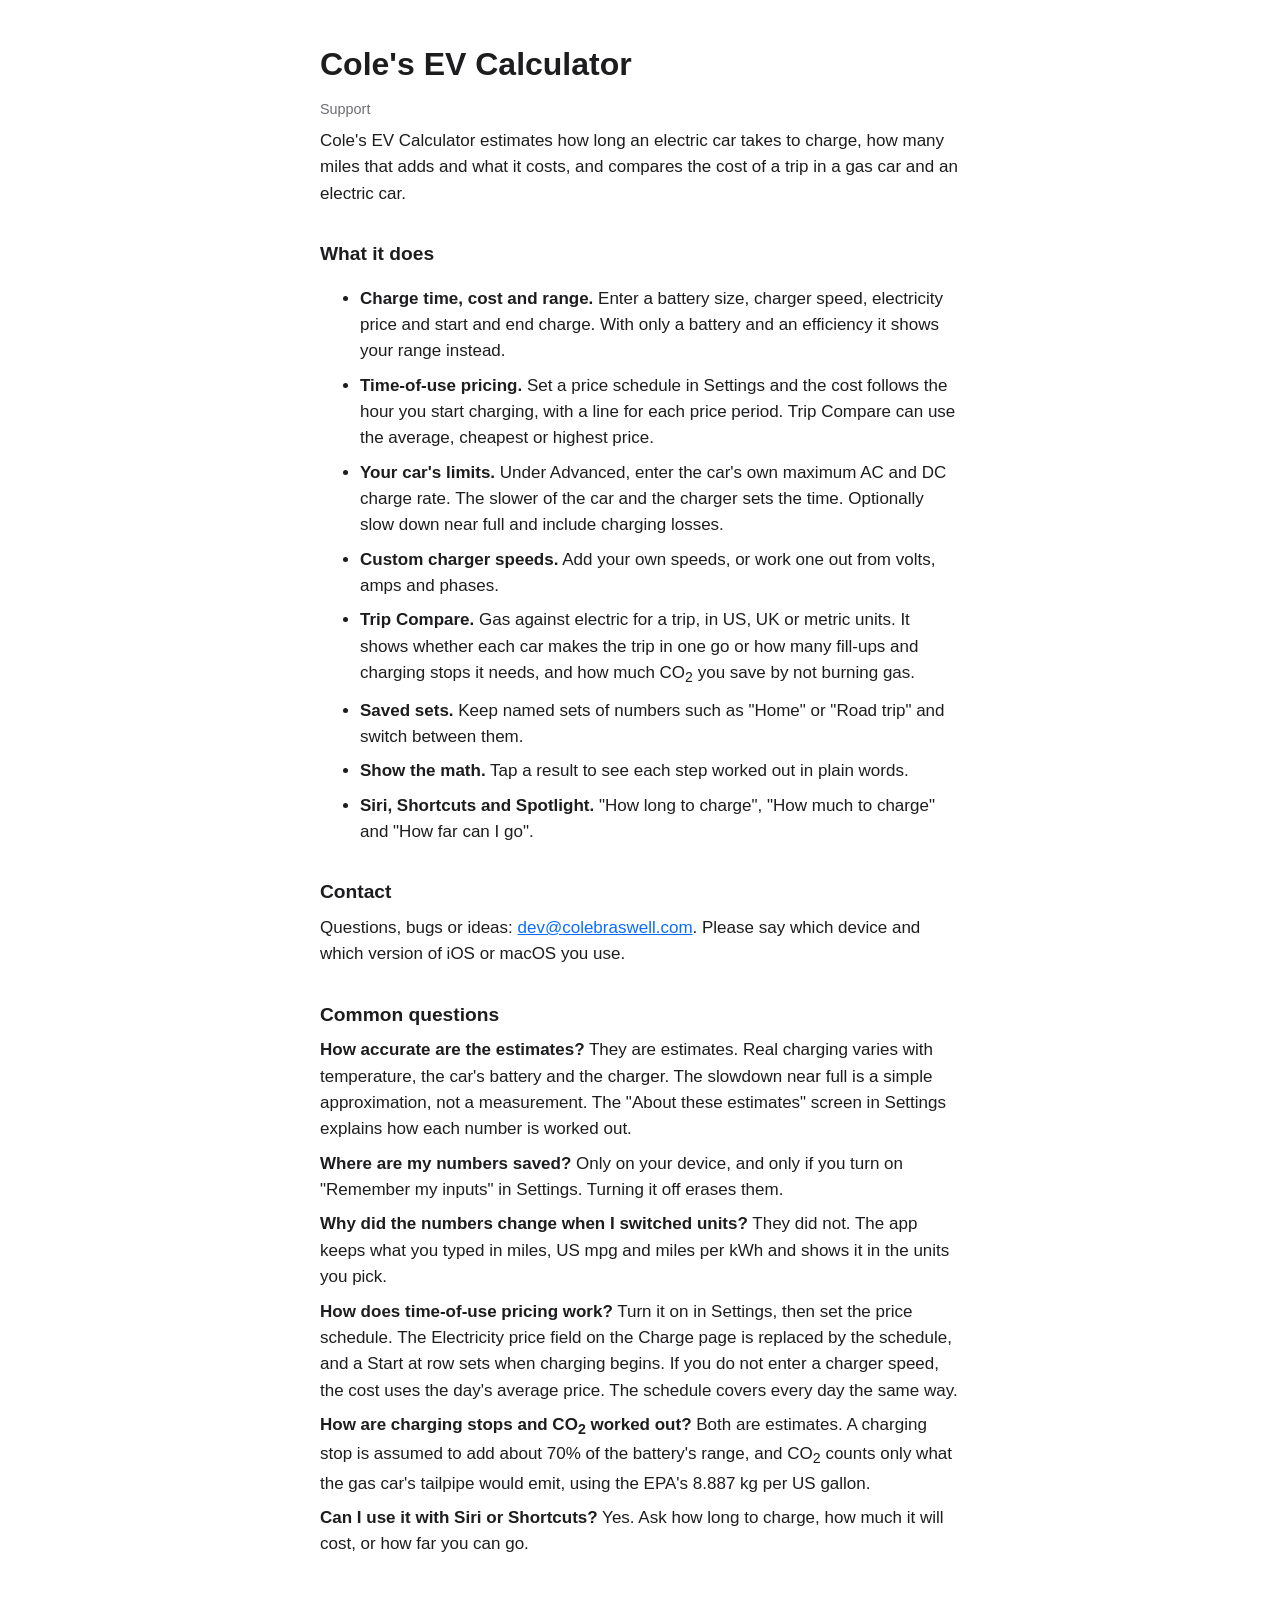
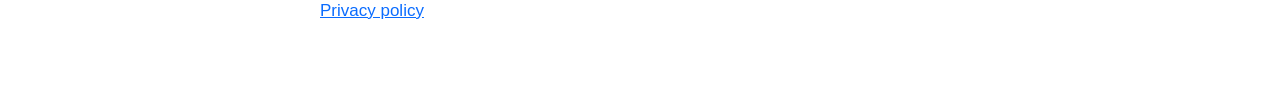
<file: index.html>
<!doctype html>
<html lang="en">
<head>
<meta charset="utf-8">
<meta name="viewport" content="width=device-width, initial-scale=1">
<title>Cole's EV Calculator Support</title>
<link rel="stylesheet" href="style.css">
</head>
<body>
<main>
<h1>Cole's EV Calculator</h1>
<p class="muted">Support</p>

<p>Cole's EV Calculator estimates how long an electric car takes to charge, how many miles that adds and what it costs, and compares the cost of a trip in a gas car and an electric car.</p>

<h2>What it does</h2>
<ul>
<li><strong>Charge time, cost and range.</strong> Enter a battery size, charger speed, electricity price and start and end charge. With only a battery and an efficiency it shows your range instead.</li>
<li><strong>Time-of-use pricing.</strong> Set a price schedule in Settings and the cost follows the hour you start charging, with a line for each price period. Trip Compare can use the average, cheapest or highest price.</li>
<li><strong>Your car's limits.</strong> Under Advanced, enter the car's own maximum AC and DC charge rate. The slower of the car and the charger sets the time. Optionally slow down near full and include charging losses.</li>
<li><strong>Custom charger speeds.</strong> Add your own speeds, or work one out from volts, amps and phases.</li>
<li><strong>Trip Compare.</strong> Gas against electric for a trip, in US, UK or metric units. It shows whether each car makes the trip in one go or how many fill-ups and charging stops it needs, and how much CO<sub>2</sub> you save by not burning gas.</li>
<li><strong>Saved sets.</strong> Keep named sets of numbers such as "Home" or "Road trip" and switch between them.</li>
<li><strong>Show the math.</strong> Tap a result to see each step worked out in plain words.</li>
<li><strong>Siri, Shortcuts and Spotlight.</strong> "How long to charge", "How much to charge" and "How far can I go".</li>
</ul>

<h2>Contact</h2>
<p>Questions, bugs or ideas: <a href="mailto:dev@colebraswell.com">dev@colebraswell.com</a>. Please say which device and which version of iOS or macOS you use.</p>

<h2>Common questions</h2>
<p><strong>How accurate are the estimates?</strong> They are estimates. Real charging varies with temperature, the car's battery and the charger. The slowdown near full is a simple approximation, not a measurement. The "About these estimates" screen in Settings explains how each number is worked out.</p>
<p><strong>Where are my numbers saved?</strong> Only on your device, and only if you turn on "Remember my inputs" in Settings. Turning it off erases them.</p>
<p><strong>Why did the numbers change when I switched units?</strong> They did not. The app keeps what you typed in miles, US mpg and miles per kWh and shows it in the units you pick.</p>
<p><strong>How does time-of-use pricing work?</strong> Turn it on in Settings, then set the price schedule. The Electricity price field on the Charge page is replaced by the schedule, and a Start at row sets when charging begins. If you do not enter a charger speed, the cost uses the day's average price. The schedule covers every day the same way.</p>
<p><strong>How are charging stops and CO<sub>2</sub> worked out?</strong> Both are estimates. A charging stop is assumed to add about 70% of the battery's range, and CO<sub>2</sub> counts only what the gas car's tailpipe would emit, using the EPA's 8.887 kg per US gallon.</p>
<p><strong>Can I use it with Siri or Shortcuts?</strong> Yes. Ask how long to charge, how much it will cost, or how far you can go.</p>

<nav><a href="privacy.html">Privacy policy</a></nav>
</main>
</body>
</html>
</file>
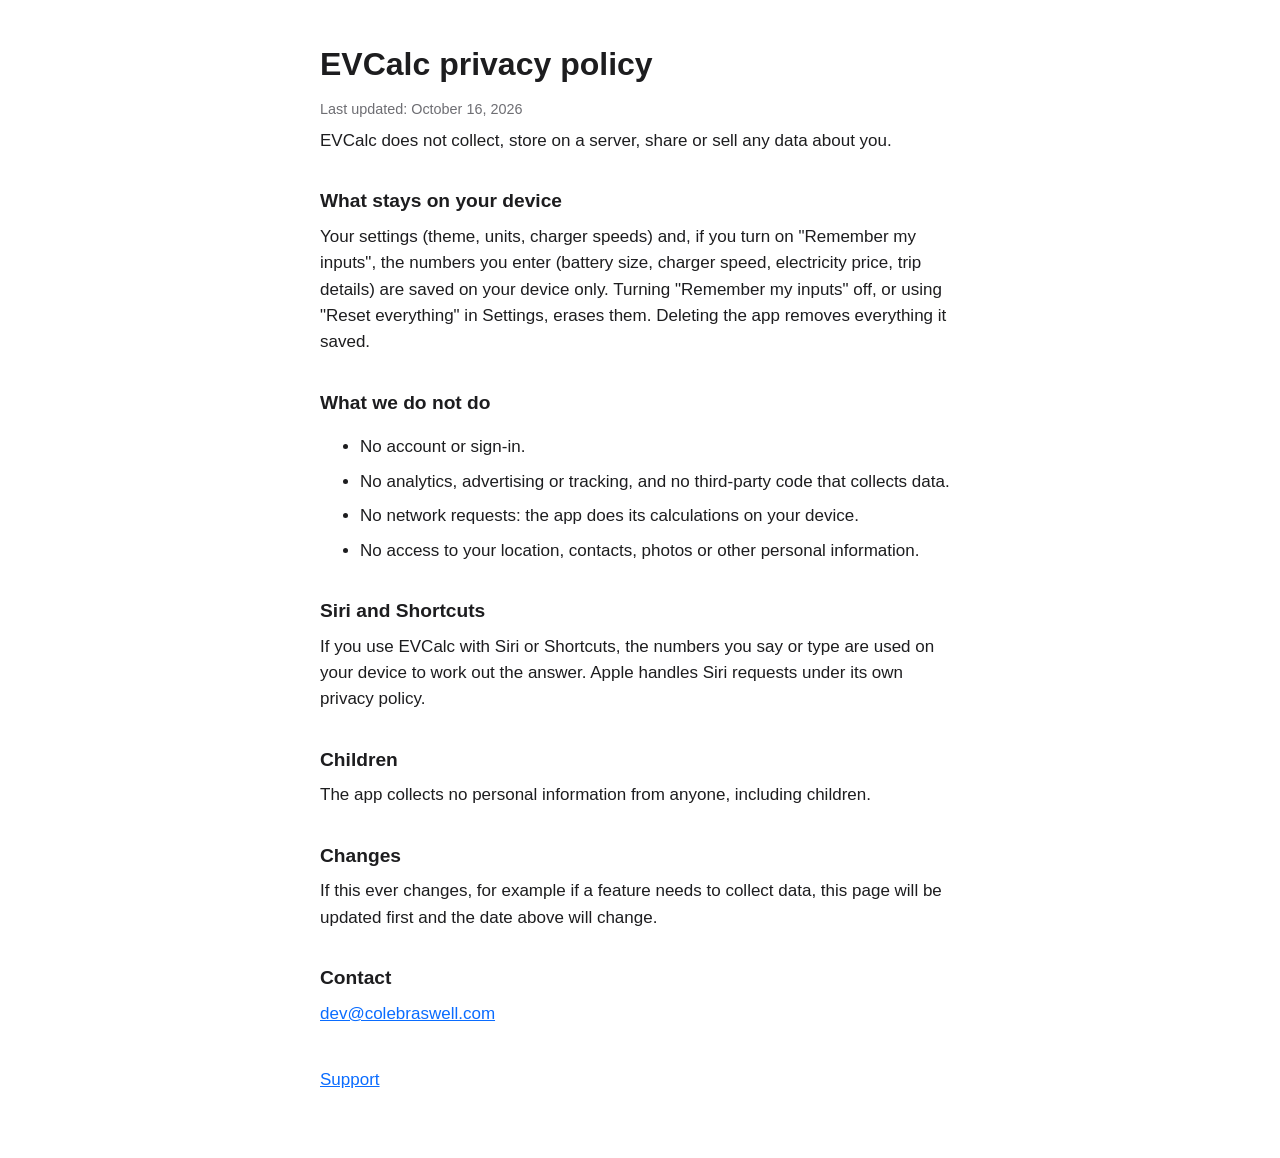
<file: privacy.html>
<!doctype html>
<html lang="en">
<head>
<meta charset="utf-8">
<meta name="viewport" content="width=device-width, initial-scale=1">
<title>EVCalc Privacy Policy</title>
<link rel="stylesheet" href="style.css">
</head>
<body>
<main>
<h1>EVCalc privacy policy</h1>
<p class="muted">Last updated: October 16, 2026</p>

<p>EVCalc does not collect, store on a server, share or sell any data about you.</p>

<h2>What stays on your device</h2>
<p>Your settings (theme, units, charger speeds) and, if you turn on "Remember my inputs", the numbers you enter (battery size, charger speed, electricity price, trip details) are saved on your device only. Turning "Remember my inputs" off, or using "Reset everything" in Settings, erases them. Deleting the app removes everything it saved.</p>

<h2>What we do not do</h2>
<ul>
<li>No account or sign-in.</li>
<li>No analytics, advertising or tracking, and no third-party code that collects data.</li>
<li>No network requests: the app does its calculations on your device.</li>
<li>No access to your location, contacts, photos or other personal information.</li>
</ul>

<h2>Siri and Shortcuts</h2>
<p>If you use EVCalc with Siri or Shortcuts, the numbers you say or type are used on your device to work out the answer. Apple handles Siri requests under its own privacy policy.</p>

<h2>Children</h2>
<p>The app collects no personal information from anyone, including children.</p>

<h2>Changes</h2>
<p>If this ever changes, for example if a feature needs to collect data, this page will be updated first and the date above will change.</p>

<h2>Contact</h2>
<p><a href="mailto:dev@colebraswell.com">dev@colebraswell.com</a></p>

<nav><a href="index.html">Support</a></nav>
</main>
</body>
</html>
</file>
<file: style.css>
:root { color-scheme: light dark; --bg:#fff; --fg:#1d1d1f; --muted:#6e6e73; --accent:#0a6cff; }
@media (prefers-color-scheme: dark) { :root { --bg:#111; --fg:#f5f5f7; --muted:#a1a1a6; --accent:#6ab0ff; } }
body { margin:0; background:var(--bg); color:var(--fg); font:17px/1.55 -apple-system, BlinkMacSystemFont, "Helvetica Neue", sans-serif; }
main { max-width:40rem; margin:0 auto; padding:2.5rem 16px 4rem; }
h1 { font-size:2rem; margin:0 0 .25rem; }
h2 { font-size:1.2rem; margin:2rem 0 .25rem; }
p, li { margin:.5rem 0; }
.muted { color:var(--muted); font-size:.9rem; }
a { color:var(--accent); }
nav { margin-top:2.5rem; }
</file>
